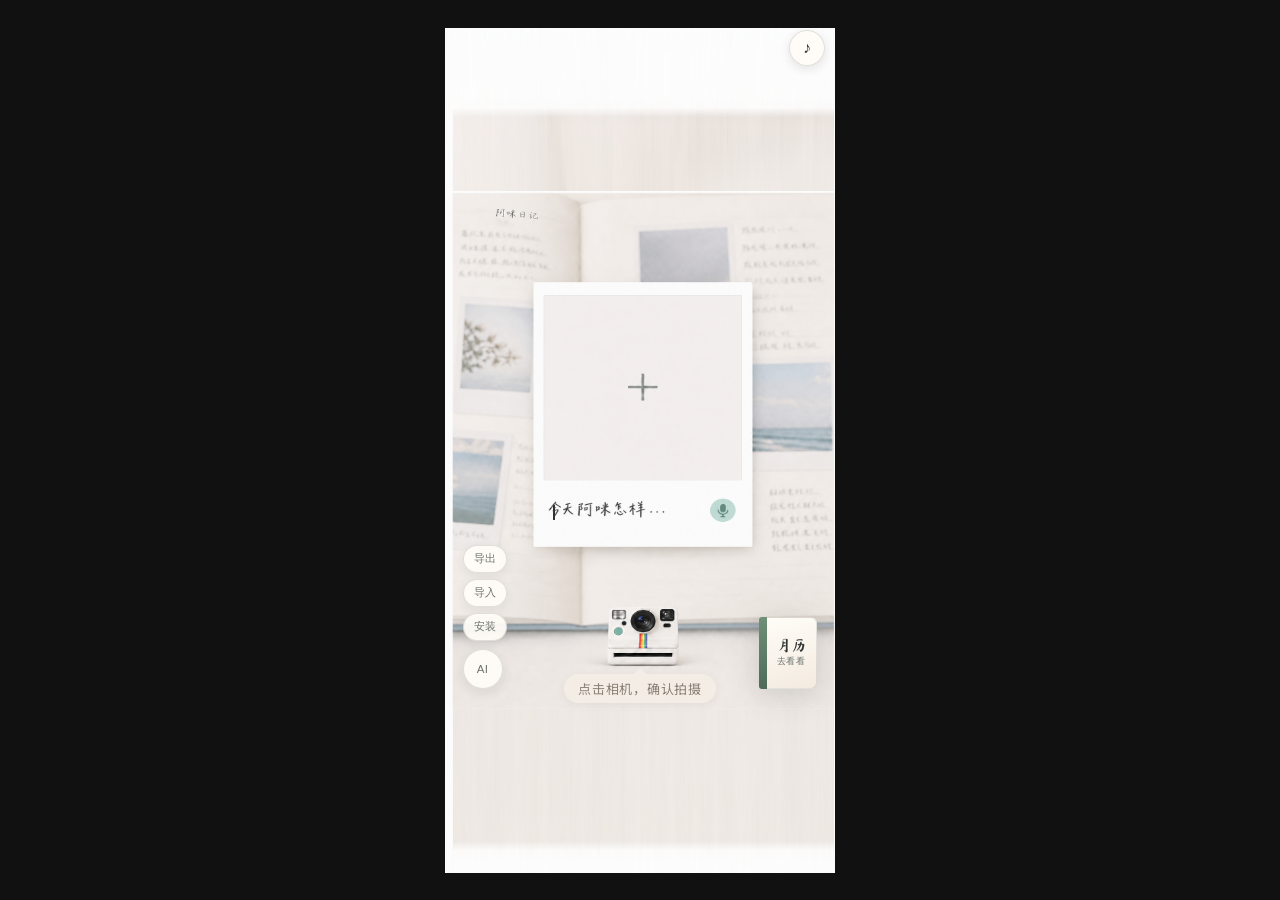
<file: index.html>
<!DOCTYPE html>
<html lang="zh-CN">
<head>
  <meta charset="UTF-8" />
  <meta name="viewport" content="width=device-width, initial-scale=1, maximum-scale=1, user-scalable=no, viewport-fit=cover" />
  <meta name="theme-color" content="#2f3430" />
  <meta name="apple-mobile-web-app-capable" content="yes" />
  <meta name="apple-mobile-web-app-title" content="阿咪日记" />
  <title>阿咪日记</title>
  <link rel="manifest" href="manifest.webmanifest" />
  <link rel="icon" href="assets/eject-cat.jpg" />
  <link rel="apple-touch-icon" href="assets/eject-cat.jpg" />
  <link rel="preconnect" href="https://fonts.googleapis.com" />
  <link rel="preconnect" href="https://fonts.gstatic.com" crossorigin />
  <link href="https://fonts.googleapis.com/css2?family=Ma+Shan+Zheng&family=Noto+Sans+SC:wght@400;500&display=swap" rel="stylesheet" />
  <link rel="stylesheet" href="app.css?v=20260911a" />
</head>
<body>
  <div class="app" id="app">
    <!-- P1 录入：成片为底；可选图 / 写字 / 语音，提交后写入本地日记 -->
    <section class="page is-on" data-page="p1">
      <div class="bg" style="background-image:url('assets/ami-p1-capture.png')"></div>
      <input type="file" id="p1-file" accept="image/*,video/*" hidden />
      <div class="p1-frame" id="p1-frame">
        <img class="p1-preview" id="p1-preview" alt="" hidden />
        <span class="p1-media-badge" id="p1-media-badge" hidden>视频</span>
        <button class="ghost hit-upload" type="button" data-act="pick-photo" aria-label="从相册选择照片或视频"></button>
        <label class="caption-field" for="p1-text">
          <textarea id="p1-text" rows="1" maxlength="120" spellcheck="false" aria-label="今天阿咪怎样"></textarea>
          <span class="caption-ph" id="p1-ph" aria-hidden="true">今天阿咪怎样...</span>
          <span class="caption-caret" id="p1-caret" aria-hidden="true"></span>
        </label>
        <button class="ghost hit-mic" type="button" data-act="voice-input" aria-label="语音输入"></button>
      </div>
      <button class="ghost hit-camera" type="button" data-act="shoot" aria-label="提交吐片"></button>
      <p class="p1-shoot-tip" aria-hidden="true">点击相机，确认拍摄</p>
      <button class="ai-setup" type="button" data-act="setup-llm" aria-label="设置 DeepSeek">AI</button>
      <div class="local-tools" aria-label="本机数据">
        <button type="button" class="local-tool" data-act="export-backup" title="导出到电脑文件，不花云费用">导出</button>
        <button type="button" class="local-tool" data-act="import-backup" title="从备份文件恢复">导入</button>
        <button type="button" class="local-tool" data-act="install-app" title="安装到主屏幕 / 查看说明" id="install-app-btn">安装</button>
      </div>
      <input type="file" id="backup-file" accept="application/json,.json" hidden />
      <button class="fab-journal" type="button" data-act="go" data-to="p3" aria-label="进入月历阅览">
        <span class="fab-journal-spine" aria-hidden="true"></span>
        <span class="fab-journal-face">
          <strong>月历</strong>
          <em>去看看</em>
        </span>
      </button>
    </section>

    <!-- 拍立得取景：视口比例与主页/吐片相框一致，所见即所得 -->
    <div class="crop-modal" id="crop-modal" hidden>
      <div class="crop-sheet">
        <p class="crop-title">拖动取景 · 所见即所得</p>
        <div class="crop-polaroid" aria-hidden="false">
          <div class="crop-viewport" id="crop-viewport">
            <img id="crop-img" alt="" draggable="false" />
          </div>
        </div>
        <div class="crop-tools">
          <button type="button" data-act="crop-zoom-out" aria-label="缩小">－</button>
          <button type="button" data-act="crop-zoom-in" aria-label="放大">＋</button>
          <button type="button" data-act="crop-reset">复位</button>
        </div>
        <div class="crop-actions">
          <button type="button" class="crop-btn ghostish" data-act="crop-cancel">重选</button>
          <button type="button" class="crop-btn primary" data-act="crop-ok">用这张</button>
        </div>
      </div>
    </div>

    <!-- P2 吐片动效：干净 i2 机身 + 槽口向下吐片 -->
    <section class="page page-eject" data-page="p2">
      <div class="eject-bg" aria-hidden="true"></div>
      <p class="eject-title">阿咪日记</p>
      <div class="eject-stage" id="eject-stage">
        <div class="cam" id="eject-cam">
          <div class="cam-flash-burst" id="cam-flash-burst"></div>
          <img class="cam-photo" src="assets/polaroid-i2.png?v=6" alt="Polaroid i2" draggable="false" />
          <div class="eject-chute" id="eject-chute">
            <div class="polaroid" id="eject-polaroid">
              <div class="polaroid-frame">
                <div class="polaroid-pic">
                  <img id="eject-img" src="assets/eject-cat.jpg" alt="" />
                  <div class="develop-veil" id="develop-veil"></div>
                </div>
                <p class="polaroid-cap">
                  <span id="eject-cap">窗边晒太阳的小橘</span>
                  <span class="polaroid-date" id="eject-date">2026.09.09</span>
                </p>
              </div>
            </div>
          </div>
        </div>
      </div>
      <button class="pill continue" type="button" data-act="go" data-to="p3" hidden id="eject-continue">轻触进入月历</button>
    </section>

    <!-- P3 月历 -->
    <section class="page" data-page="p3">
      <div class="bg bg-p3" style="background-image:url('assets/ami-p3-calendar-empty.png')"></div>
      <nav class="top-nav" aria-label="月历功能">
        <button type="button" class="hit hit-j1" data-act="go" data-to="j1" aria-label="手账本"></button>
        <button type="button" class="hit hit-t1" data-act="go" data-to="t1" aria-label="放映室"></button>
        <button type="button" class="hit hit-m1" data-act="go" data-to="m1" aria-label="精选回顾"></button>
      </nav>
      <!-- 遮住成片上的静态年月（避免双箭头叠层），只保留这一层可点菜单 -->
      <div class="cal-month-bar" id="cal-month-bar">
        <button type="button" class="cal-month-arrow" data-act="month-prev" aria-label="上一月">&lt;</button>
        <span class="cal-month-label" id="cal-month-label">2026年09月</span>
        <button type="button" class="cal-month-arrow" data-act="month-next" aria-label="下一月">&gt;</button>
      </div>
      <div class="cal-weekdays" aria-hidden="true">
        <span>日</span><span>一</span><span>二</span><span>三</span><span>四</span><span>五</span><span>六</span>
      </div>
      <div class="cal-grid" id="cal-grid" aria-label="月历打卡"></div>
      <button class="fab" type="button" data-act="go" data-to="p1" aria-label="再记一张">＋</button>
    </section>

    <!-- 手账书架：默认有「任务管理」；日记提到宠物名后出现角色本 -->
    <section class="page page-shelf" data-page="j1">
      <div class="cover-paper" aria-hidden="true"></div>
      <header class="shelf-head">
        <h1>手账本</h1>
        <div class="shelf-actions">
          <button type="button" class="shelf-btn" data-act="shelf-add">＋ 新增本子</button>
          <button type="button" class="shelf-btn" data-act="shelf-manage" id="shelf-manage-btn">管理本子</button>
        </div>
      </header>
      <div class="book-shelf is-empty" id="book-shelf"></div>
      <p class="shelf-empty" id="shelf-empty">书架还是空的<br />点上方「新增本子」，或在日记里写上宠物名</p>
      <button class="back" type="button" data-act="go" data-to="p3">返回</button>
    </section>

    <!-- 任务档案：默认存在于手账书架 -->
    <section class="page page-todo" data-page="j-todo">
      <header class="todo-head">
        <button type="button" data-act="go" data-to="j1">‹ 书架</button>
        <h1>任务档案</h1>
      </header>
      <ul class="todo-list" id="todo-list"></ul>
      <form class="todo-add" id="todo-add" autocomplete="off">
        <input type="text" id="todo-input" maxlength="80" placeholder="写一条待办，回车添加" />
        <button type="submit">添加</button>
      </form>
      <p class="todo-tip">按截止日期排序 · 点右侧日期可改期 · 勾选方框完成</p>
    </section>

    <!-- 角色日记本：半页窥视 + 滑动 + 翻页 -->
    <section class="page page-journal" data-page="j2">
      <div class="journal-stage">
        <div class="journal-viewport" id="journal-viewport">
          <div class="journal-track" id="journal-track">
            <article class="j-page j-left" id="j-left">
              <p class="j-pet-tag" id="j-pet-tag">小橘</p>
              <header class="j-date" id="j-date">05.01 · 周三 · 晴</header>
              <p class="j-body" id="j-body"></p>
              <p class="j-hint">← 向左滑动，看当日照片</p>
            </article>
            <article class="j-page j-right" id="j-right">
              <div class="j-photos" id="j-photos"></div>
              <p class="j-hint">向右滑动，回到文字 →</p>
            </article>
          </div>
        </div>
      </div>
      <div class="journal-bar">
        <button type="button" data-act="journal-prev">上一篇</button>
        <button type="button" data-act="go" data-to="j1">返回书架</button>
        <button type="button" data-act="journal-next">下一篇</button>
      </div>
    </section>

    <!-- 放映室：可手动建角色卡；真互动需日记积累 -->
    <section class="page page-theater" data-page="t1">
      <div class="bg theater-bg" style="background-image:url('assets/ami-theater-select-empty.png')"></div>
      <header class="theater-head">
        <h1>放映室</h1>
        <p class="theater-note" id="theater-note">
          可以先建角色卡；性格互动要靠日记慢慢长出来，需要一些时间完善。
        </p>
        <div class="theater-actions">
          <button type="button" class="shelf-btn" data-act="theater-add">＋ 新建角色卡</button>
          <button type="button" class="shelf-btn" data-act="theater-manage" id="theater-manage-btn">管理角色</button>
        </div>
      </header>
      <input type="file" id="theater-avatar-file" accept="image/*" hidden />
      <div class="theater-empty" id="theater-empty">
        <p>还没有角色卡</p>
        <span>点上方「新建角色卡」即可占位<br />真正聊得起来，还要多记几篇关于它的日记</span>
      </div>
      <div class="theater-pets" id="theater-pets" hidden></div>
      <button class="back" type="button" data-act="go" data-to="p3">返回</button>
    </section>

    <!-- 放映室互动：微信式顶栏 + 可滚动中间 + 底栏输入 -->
    <section class="page page-chat" data-page="t2">
      <header class="chat-head">
        <button type="button" data-act="go" data-to="t1" aria-label="返回">‹</button>
        <div class="chat-head-title">
          <strong id="chat-pet">—</strong>
          <em>的放映室</em>
        </div>
        <span class="chat-head-tag">放映室</span>
      </header>

      <div class="chat-scroll" id="chat-scroll">
        <div class="chat-profile">
          <button type="button" class="chat-avatar" id="chat-avatar-btn" data-act="pet-avatar" data-pet="" aria-label="设置头像">
            <img id="chat-avatar-img" alt="" hidden />
            <span id="chat-avatar-letter">—</span>
            <i class="chat-avatar-plus">＋</i>
          </button>
          <div class="chat-profile-text">
            <p class="chat-profile-name" id="chat-profile-name">—</p>
            <p class="chat-profile-hint">点头像可换图 · 下滑看对话</p>
          </div>
        </div>

        <div class="chat-card" id="chat-card">
          <p class="card-title">角色卡 · <span id="card-pet-name">—</span></p>
          <label class="trait-label" for="trait-text">它的性格</label>
          <p class="trait-help" id="trait-help">
            这里写这只宠物「像什么样」：例如爱晒太阳、怕吸尘器、喜欢踩键盘。可手写，也可点下方用日记自动生成。
          </p>
          <textarea id="trait-text" rows="3" placeholder="还没有性格描述。可以自己写几句，或点「用日记生成」。"></textarea>
          <div class="trait-actions">
            <button type="button" class="trait-btn" data-act="gen-traits" id="gen-traits-btn">用日记生成</button>
            <span class="trait-meta" id="trait-meta"></span>
          </div>
          <div class="rel-box" id="rel-box" hidden>
            <p class="rel-label">和家里其他宠物</p>
            <p class="rel-text" id="rel-text"></p>
          </div>
        </div>

        <div class="chat-log" id="chat-log"></div>
      </div>

      <div class="chat-compose">
        <input id="chat-input" type="text" placeholder="跟它说点什么…" autocomplete="off" />
        <button class="send" type="button" data-act="send-chat">发送</button>
      </div>
    </section>

    <!-- 精选回顾：每日主题精选，左右滑 + 翻面看故事 -->
    <section class="page page-memories" data-page="m1">
      <header class="mem-head">
        <div class="mem-head-row">
          <button type="button" data-act="go" data-to="p3">‹ 返回</button>
          <button type="button" class="mem-refresh" data-act="mem-refresh">换主题</button>
        </div>
        <h1 id="mem-title">精选回顾</h1>
        <p class="mem-sub" id="mem-sub">每日一小辑，不是全部相册</p>
      </header>
      <div class="mem-stage">
        <div class="mem-rail" id="mem-rail"></div>
      </div>
      <div class="mem-dots" id="mem-dots" aria-hidden="true"></div>
      <p class="mem-tip">左右滑动换图 · 轻触照片翻面看故事</p>
    </section>

    <div class="flash" id="flash" hidden></div>
    <div class="toast" id="toast" hidden></div>
    <div class="sheet-modal" id="install-modal" hidden>
      <div class="install-sheet" role="dialog" aria-labelledby="install-title">
        <button type="button" class="install-close" data-act="close-install" aria-label="关闭">×</button>
        <h2 id="install-title">装到手机上用</h2>
        <p class="install-lead">数据只存在这台设备里，不花钱买云。请固定用同一个入口，不要换链接。</p>
        <div class="install-block">
          <strong>iPhone / iPad</strong>
          <ol>
            <li>用 <b>Safari</b> 打开试用页（不要用微信内置浏览器）</li>
            <li>点底部分享按钮</li>
            <li>滑到「添加到主屏幕」→ 添加</li>
            <li>以后只点主屏幕图标进入，关 App 日记还在</li>
          </ol>
        </div>
        <div class="install-block">
          <strong>安卓</strong>
          <ol>
            <li>有安装包就直接装 APK（允许未知来源）</li>
            <li>或用 Chrome 打开同一试用页 → 菜单「安装应用 / 添加到主屏幕」</li>
          </ol>
        </div>
        <div class="install-block">
          <strong>换机 / 防丢失</strong>
          <p>左下角「导出」把备份存到「文件」或电脑；新设备再「导入」。卸载 App 或清站点数据会丢日记。</p>
        </div>
        <p class="install-url">试用页：https://rosentatask-ux.github.io/ami-diary-demo/</p>
      </div>
    </div>
    <!-- 全局 BGM：Dreamy Flashback / Kevin MacLeod · CC BY 4.0（见 assets/BGM-LICENSE.txt） -->
    <audio id="bgm-audio" loop preload="auto" autoplay playsinline webkit-playsinline>
      <source src="assets/bgm.mp3" type="audio/mpeg" />
    </audio>
    <button type="button" class="bgm-toggle is-on" id="bgm-toggle" data-act="toggle-bgm" aria-label="背景音乐开关" title="背景音乐 开/关">♪</button>
    <div class="sheet-modal" id="day-modal" hidden>
      <div class="flip-stage">
        <div class="day-carousel">
          <button type="button" class="day-nav day-nav-prev is-invisible" id="day-nav-prev" data-act="day-prev" aria-label="上一张" aria-hidden="true">‹</button>
          <div class="day-card-wrap">
            <button type="button" class="day-delete" data-act="delete-day-entry" aria-label="删除这张拍立得" title="删除">×</button>
            <div class="flip-card" id="day-flip">
              <div class="flip-face flip-front">
                <div class="day-polaroid">
                  <div class="day-polaroid-pic">
                    <img id="day-modal-img" alt="当日拍立得" />
                  </div>
                  <p class="day-polaroid-cap" id="day-modal-cap"></p>
                </div>
              </div>
              <div class="flip-face flip-back">
                <div class="day-polaroid day-polaroid-back">
                  <p class="day-back-meta" id="day-modal-meta"></p>
                  <div class="day-story" id="day-modal-story"></div>
                  <p class="day-back-hint">轻触翻回正面</p>
                </div>
              </div>
            </div>
          </div>
          <button type="button" class="day-nav day-nav-next is-invisible" id="day-nav-next" data-act="day-next" aria-label="下一张" aria-hidden="true">›</button>
        </div>
        <p class="day-count" id="day-count" hidden>1 / 1</p>
        <p class="flip-tip" id="day-flip-tip">轻触照片翻面看故事</p>
        <button type="button" class="flip-close" data-act="close-modal">收起</button>
      </div>
    </div>
  </div>
  <script src="app.js?v=20260911a"></script>
  <script>
    if ("serviceWorker" in navigator) {
      window.addEventListener("load", () => {
        navigator.serviceWorker.register("./sw.js").catch(() => {});
      });
    }
  </script>
</body>
</html>
</file>
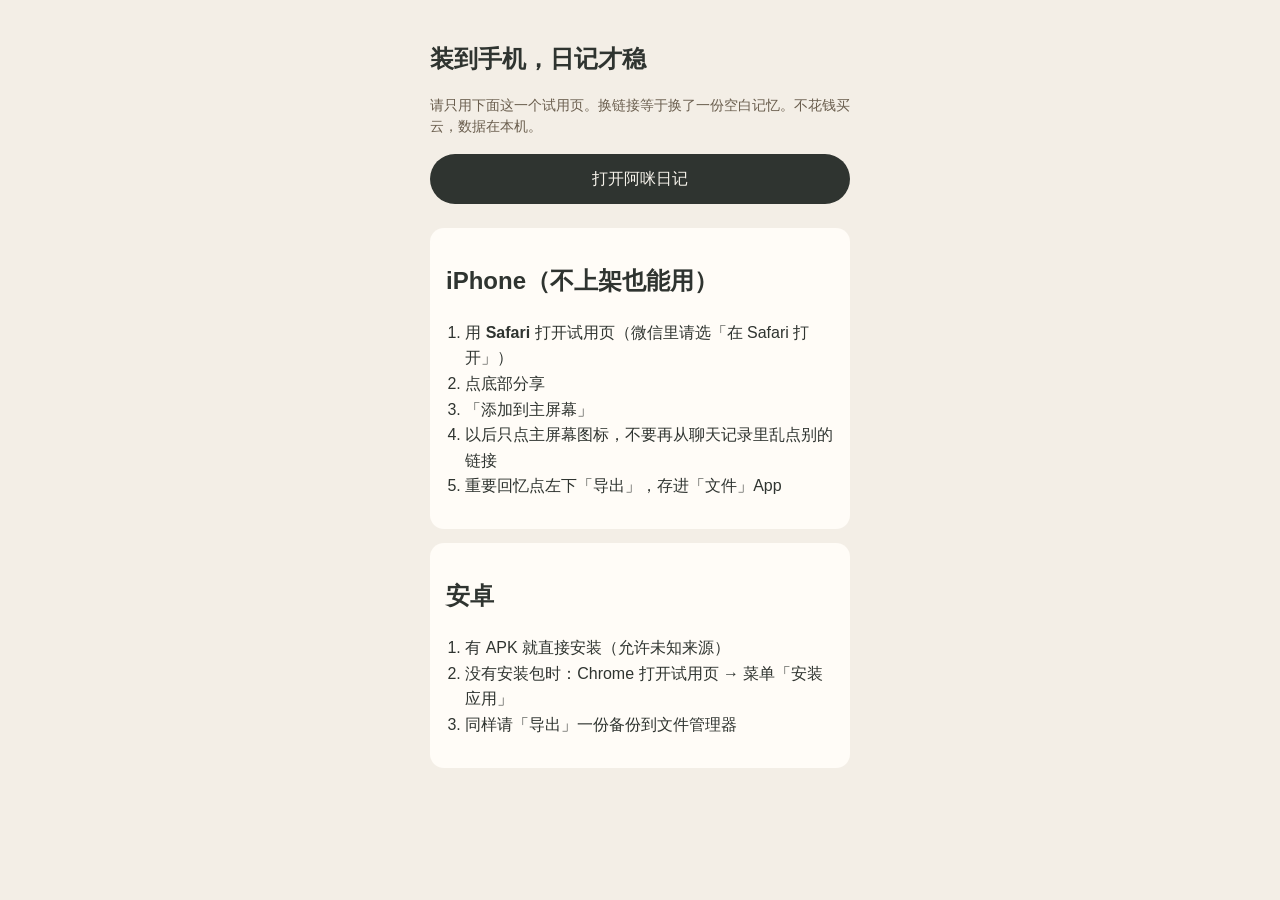
<file: install.html>
<!DOCTYPE html>
<html lang="zh-CN">
<head>
  <meta charset="UTF-8" />
  <meta name="viewport" content="width=device-width, initial-scale=1" />
  <title>阿咪日记 · 怎么装到手机</title>
  <style>
    body { font-family: "Noto Sans SC", sans-serif; background: #f3eee6; color: #2f3430; margin: 0; padding: 24px 18px 48px; line-height: 1.6; }
    main { max-width: 420px; margin: 0 auto; }
    h1 { font-size: 1.5rem; }
    a.btn { display: block; text-align: center; background: #2f3430; color: #f7f3eb; text-decoration: none; padding: 12px; border-radius: 999px; margin: 16px 0 24px; }
    section { background: #fffcf7; border-radius: 14px; padding: 14px 16px; margin-bottom: 14px; }
    ol { padding-left: 1.2em; }
    .note { font-size: 0.85rem; color: #6a5e4e; }
  </style>
</head>
<body>
  <main>
    <h1>装到手机，日记才稳</h1>
    <p class="note">请只用下面这一个试用页。换链接等于换了一份空白记忆。不花钱买云，数据在本机。</p>
    <a class="btn" href="./index.html">打开阿咪日记</a>
    <section>
      <h2>iPhone（不上架也能用）</h2>
      <ol>
        <li>用 <strong>Safari</strong> 打开试用页（微信里请选「在 Safari 打开」）</li>
        <li>点底部分享</li>
        <li>「添加到主屏幕」</li>
        <li>以后只点主屏幕图标，不要再从聊天记录里乱点别的链接</li>
        <li>重要回忆点左下「导出」，存进「文件」App</li>
      </ol>
    </section>
    <section>
      <h2>安卓</h2>
      <ol>
        <li>有 APK 就直接安装（允许未知来源）</li>
        <li>没有安装包时：Chrome 打开试用页 → 菜单「安装应用」</li>
        <li>同样请「导出」一份备份到文件管理器</li>
      </ol>
    </section>
  </main>
</body>
</html>
</file>
<file: app.css>
:root {
  /* 与成片纸底实测色接近，避免上下留白发灰白 */
  --paper: #f2eee9;
  --ink: #2f3430;
  --ink-soft: #6b736c;
  --mint: #9ec9b0;
  --line: rgba(47, 52, 48, 0.12);
  --hand: "Ma Shan Zheng", "Songti SC", cursive;
  --sans: "Noto Sans SC", system-ui, sans-serif;
}

* { box-sizing: border-box; }
html, body {
  margin: 0;
  height: 100%;
  background: #111;
  font-family: var(--sans);
  color: var(--ink);
  overscroll-behavior: none;
}
body {
  display: flex;
  align-items: center;
  justify-content: center;
  min-height: 100dvh;
}

.app {
  /* 外框：手机竖屏（约 9:19.5）；内容区仍锁成片 3:4，多出高度用纸色留白 */
  --app-w: min(390px, 100vw);
  --app-h: min(100dvh, calc(var(--app-w) * 19.5 / 9));
  --stage-w: min(var(--app-w), calc(var(--app-h) * 3 / 4));
  --stage-h: calc(var(--stage-w) * 4 / 3);
  --letter-h: max(0px, calc((var(--app-h) - var(--stage-h)) / 2));
  position: relative;
  width: var(--app-w);
  height: var(--app-h);
  margin: 0;
  overflow: hidden;
  /* 上下 letterbox：用成片边缘纸纹延展，而不是纯白块 */
  background-color: var(--paper);
  background-image: url("assets/paper-extend.png");
  background-size: 100% auto;
  background-position: center top;
  background-repeat: repeat-y;
  touch-action: manipulation;
  flex-shrink: 0;
}

/* 全局 BGM：贴齐 App 最上沿右上角 */
.bgm-toggle {
  position: absolute;
  left: auto;
  right: max(10px, env(safe-area-inset-right, 0px));
  top: 0;
  margin-top: max(2px, env(safe-area-inset-top, 0px));
  transform: none;
  z-index: 80;
  width: 36px;
  height: 36px;
  border: 1px solid rgba(47, 52, 48, 0.14);
  border-radius: 50%;
  background: rgba(255, 252, 247, 0.96);
  color: var(--ink);
  font-size: 1rem;
  line-height: 1;
  cursor: pointer;
  box-shadow: 0 3px 10px rgba(47, 52, 48, 0.12);
  display: grid;
  place-items: center;
  padding: 0;
}
.bgm-toggle.is-muted {
  color: var(--ink-soft);
  opacity: 0.72;
}
.bgm-toggle.is-muted::after {
  content: "";
  position: absolute;
  width: 20px;
  height: 2px;
  background: #8a8176;
  transform: rotate(-32deg);
  border-radius: 2px;
}
.bgm-toggle:active {
  transform: scale(0.96);
}

/* 真机窄屏：外框铺满，内容仍 3:4 居中 */
@media (max-width: 430px) {
  .app {
    --app-w: 100vw;
    --app-h: 100dvh;
    --stage-w: min(100vw, calc(100dvh * 3 / 4));
    --stage-h: calc(var(--stage-w) * 4 / 3);
    --letter-h: max(0px, calc((var(--app-h) - var(--stage-h)) / 2));
    width: var(--app-w);
    height: var(--app-h);
    max-height: 100dvh;
  }
}

.page {
  /* 内容画布 = 成片 3:4，居中；上下多余区域留给 .app 纸色 */
  position: absolute;
  left: 50%;
  top: 50%;
  width: var(--stage-w);
  height: var(--stage-h);
  margin-left: calc(var(--stage-w) / -2);
  margin-top: calc(var(--stage-h) / -2);
  overflow: visible;
  opacity: 0;
  visibility: hidden;
  pointer-events: none;
  transition: opacity 0.35s ease, visibility 0.35s;
}

.page.is-on {
  opacity: 1;
  visibility: visible;
  pointer-events: auto;
  z-index: 2;
}

.bg {
  position: absolute;
  inset: 0;
  background-size: 100% 100%;
  background-position: center center;
  background-repeat: no-repeat;
  z-index: 0;
}

/* 成片上下纸边镜像/抽条延展进 letterbox（只取边缘约 3% 纸面，避免把胶带 UI 拉上去） */
.bg::before,
.bg::after {
  content: "";
  position: absolute;
  left: 0;
  right: 0;
  background-image: inherit;
  background-repeat: no-repeat;
  pointer-events: none;
  z-index: -1;
}
.bg::before {
  bottom: calc(100% - 1px);
  height: calc(var(--letter-h) + 2px);
  /* 把成片高度放大，使可见区域只落在顶部纸面 */
  background-size: 100% calc(var(--stage-h) * 28);
  background-position: center top;
}
.bg::after {
  top: calc(100% - 1px);
  height: calc(var(--letter-h) + 2px);
  background-size: 100% calc(var(--stage-h) * 28);
  background-position: center bottom;
}

/* 无成片底图的页面：同样用纸纹填上下空隙 */
.page::before,
.page::after {
  content: "";
  position: absolute;
  left: 0;
  right: 0;
  pointer-events: none;
  z-index: 0;
  background-color: var(--paper);
  background-image: url("assets/paper-extend.png");
  background-size: 100% auto;
  background-repeat: repeat-y;
}
.page::before {
  bottom: calc(100% - 1px);
  height: calc(var(--letter-h) + 2px);
  background-position: center top;
}
.page::after {
  top: calc(100% - 1px);
  height: calc(var(--letter-h) + 2px);
  background-position: center bottom;
}
/* 有成片时由 .bg 伪元素接边，关掉页面级填充避免叠色 */
.page:has(> .bg)::before,
.page:has(> .bg)::after {
  content: none;
}

.ghost {
  position: absolute;
  border: 0;
  background: transparent;
  padding: 0;
  cursor: pointer;
}

/* P1：成片相框像素边界（ami-p1-capture.png 实测）
   outer: L22.8% R78.7% T17.8% B68%
   photo: L25.3% R76.1% T20.2% B55.8%
   caption text: ~L26.7%–56%  T59.8%–63%
   mic: ~L69.8%–72.6% T60.4%–62.9% */
.p1-frame {
  position: absolute;
  left: 22.8%;
  top: 17.8%;
  width: 55.9%;
  height: 50.2%;
  z-index: 4;
  overflow: hidden; /* 任何热区都不得画出相框 */
  pointer-events: none;
}
.p1-frame .ghost,
.p1-frame .caption-field {
  pointer-events: auto;
}
.hit-upload {
  left: 4.5%;
  top: 5%;
  width: 91%;
  height: 74%;
  z-index: 3;
}
.p1-preview {
  position: absolute;
  left: 50%;
  top: 5%;
  height: 71%;
  width: auto;
  aspect-ratio: 1;
  transform: translateX(-50%);
  object-fit: fill; /* 已按正方形裁切，直接铺满 */
  object-position: center;
  z-index: 2;
  pointer-events: none;
  border-radius: 2px;
  filter: none;
}
.p1-frame.has-draft .hit-upload {
  /* 已有图时，点相框可重新取景 */
  z-index: 5;
}

/* 取景裁切弹层 */
.crop-modal {
  position: absolute;
  inset: 0;
  z-index: 50;
  background: rgba(30, 28, 24, 0.58);
  display: flex;
  align-items: center;
  justify-content: center;
  padding: 16px;
  box-sizing: border-box;
}
.crop-modal[hidden] {
  display: none !important;
}
.crop-sheet {
  width: min(92vw, 340px);
  background: #fffcf7;
  border-radius: 16px;
  padding: 14px 14px 16px;
  box-shadow: 0 18px 40px rgba(0, 0, 0, 0.28);
  display: flex;
  flex-direction: column;
  gap: 12px;
}
.crop-title {
  margin: 0;
  text-align: center;
  font-size: 0.85rem;
  color: var(--ink-soft);
}
/* 取景框外形对齐拍立得：白边 + 底栏，窗口比例 = 主页相纸窗 */
.crop-polaroid {
  width: min(100%, 300px);
  margin: 0 auto;
  background: #fff;
  padding: 10px 10px 14px;
  box-sizing: border-box;
  box-shadow: 0 8px 20px rgba(47, 52, 48, 0.14);
}
.crop-viewport {
  position: relative;
  width: 100%;
  aspect-ratio: 1;
  overflow: hidden;
  background: #1a1a1a;
  border-radius: 0;
  touch-action: none;
  cursor: grab;
  user-select: none;
}
.crop-viewport.is-dragging {
  cursor: grabbing;
}
.crop-viewport img {
  position: absolute;
  left: 0;
  top: 0;
  max-width: none;
  transform-origin: 0 0;
  pointer-events: none;
  will-change: transform;
}
.crop-tools {
  display: flex;
  justify-content: center;
  gap: 10px;
}
.crop-tools button {
  min-width: 44px;
  height: 36px;
  border: 1px solid var(--line);
  border-radius: 999px;
  background: #f4f7f3;
  color: var(--ink);
  font-size: 1rem;
  cursor: pointer;
  padding: 0 12px;
}
.crop-actions {
  display: grid;
  grid-template-columns: 1fr 1.2fr;
  gap: 8px;
}
.crop-btn {
  border: 1px solid var(--line);
  border-radius: 999px;
  padding: 10px 12px;
  font-size: 0.9rem;
  cursor: pointer;
}
.crop-btn.ghostish {
  background: #fff;
  color: var(--ink-soft);
}
.crop-btn.primary {
  background: #dceee0;
  color: var(--ink);
  border-color: #9ec9b0;
}
.p1-media-badge {
  position: absolute;
  right: 8%;
  top: 8%;
  z-index: 4;
  pointer-events: none;
  padding: 3px 8px;
  border-radius: 999px;
  background: rgba(47, 52, 48, 0.72);
  color: #fff;
  font-size: 0.68rem;
  letter-spacing: 0.04em;
}
.p1-media-badge[hidden] {
  display: none !important;
}
/* P1 右下角：跳过拍摄，直接进月历 */
.fab-journal {
  position: absolute;
  right: 4.5%;
  bottom: 4%;
  z-index: 12;
  width: 58px;
  height: 72px;
  border: 0;
  padding: 0;
  cursor: pointer;
  display: flex;
  background: transparent;
  filter: drop-shadow(0 6px 14px rgba(47, 52, 48, 0.16));
}
.fab-journal-spine {
  width: 8px;
  height: 100%;
  border-radius: 3px 0 0 3px;
  background: linear-gradient(180deg, #6f8f78, #4f6b58);
  flex: 0 0 auto;
}
.fab-journal-face {
  flex: 1 1 auto;
  height: 100%;
  border-radius: 0 6px 6px 0;
  border: 1px solid rgba(47, 52, 48, 0.12);
  border-left: 0;
  background:
    linear-gradient(165deg, #fffcf7 0%, #f3ebe0 100%);
  display: flex;
  flex-direction: column;
  align-items: center;
  justify-content: center;
  gap: 2px;
  padding: 4px 2px 4px 0;
}
.fab-journal-face strong {
  font-family: var(--hand);
  font-size: 0.95rem;
  font-weight: 400;
  color: var(--ink);
  line-height: 1;
}
.fab-journal-face em {
  font-style: normal;
  font-size: 0.58rem;
  color: var(--ink-soft);
  letter-spacing: 0.02em;
}
.fab-journal:active {
  transform: translateY(1px) scale(0.97);
}
.ai-setup {
  position: absolute;
  left: 4.5%;
  bottom: 4%;
  z-index: 12;
  width: 40px;
  height: 40px;
  border: 1px solid rgba(47, 52, 48, 0.14);
  border-radius: 50%;
  background: rgba(255, 252, 247, 0.94);
  color: var(--ink-soft);
  font-size: 0.72rem;
  font-weight: 500;
  letter-spacing: 0.04em;
  cursor: pointer;
  box-shadow: 0 4px 12px rgba(47, 52, 48, 0.1);
}
.ai-setup:active {
  transform: scale(0.96);
}
.local-tools {
  position: absolute;
  left: 4.5%;
  bottom: calc(4% + 48px);
  z-index: 12;
  display: flex;
  flex-direction: column;
  gap: 6px;
}
.local-tool {
  border: 1px solid rgba(47, 52, 48, 0.14);
  border-radius: 999px;
  background: rgba(255, 252, 247, 0.94);
  color: var(--ink-soft);
  font-size: 0.68rem;
  padding: 6px 10px;
  cursor: pointer;
  box-shadow: 0 3px 10px rgba(47, 52, 48, 0.08);
  white-space: nowrap;
}
.local-tool:active {
  transform: scale(0.96);
}
.local-tool[hidden] {
  display: none !important;
}
.install-sheet {
  width: min(92%, 360px);
  max-height: 82%;
  overflow: auto;
  background: #fffcf7;
  border-radius: 16px;
  padding: 18px 16px 16px;
  box-shadow: 0 12px 40px rgba(30, 28, 24, 0.28);
  position: relative;
}
.install-close {
  position: absolute;
  right: 8px;
  top: 8px;
  width: 32px;
  height: 32px;
  border: 0;
  background: transparent;
  font-size: 1.4rem;
  cursor: pointer;
  color: var(--ink-soft);
}
.install-sheet h2 {
  margin: 0 28px 8px 0;
  font-family: var(--hand);
  font-weight: 400;
  font-size: 1.35rem;
}
.install-lead,
.install-url {
  margin: 0 0 12px;
  font-size: 0.78rem;
  line-height: 1.5;
  color: var(--ink-soft);
}
.install-block {
  margin: 0 0 12px;
  padding: 10px 12px;
  background: #f7f3eb;
  border-radius: 12px;
}
.install-block strong {
  display: block;
  margin-bottom: 6px;
  font-size: 0.88rem;
}
.install-block ol {
  margin: 0;
  padding-left: 1.2em;
  font-size: 0.8rem;
  line-height: 1.55;
  color: var(--ink);
}
.install-block p {
  margin: 0;
  font-size: 0.8rem;
  line-height: 1.5;
}
.hit-mic {
  left: 78%;
  top: 80%;
  width: 18%;
  height: 18%;
  border-radius: 50%;
  z-index: 6;
}
.hit-mic.is-listening {
  background: rgba(158, 201, 176, 0.35);
  box-shadow: 0 0 0 3px rgba(158, 201, 176, 0.35);
}
.hit-camera {
  left: 34%;
  top: 76%;
  width: 32%;
  height: 16%;
  z-index: 8;
}
.p1-shoot-tip {
  position: absolute;
  left: 50%;
  top: 93%;
  transform: translateX(-50%);
  z-index: 7;
  margin: 0;
  padding: 7px 14px;
  border-radius: 999px;
  background: rgba(245, 239, 230, 0.78);
  color: #8a8176;
  font-family: var(--sans);
  font-size: clamp(11px, 2.8vw, 13px);
  letter-spacing: 0.06em;
  line-height: 1.2;
  white-space: nowrap;
  pointer-events: none;
  box-shadow: 0 2px 10px rgba(47, 52, 48, 0.06);
}
.p1-shoot-tip::after {
  content: "";
  position: absolute;
  left: 50%;
  bottom: 100%;
  transform: translateX(-50%);
  border: 6px solid transparent;
  border-bottom-color: rgba(245, 239, 230, 0.78);
}
.caption-field {
  position: absolute;
  left: 8%;
  top: 83%;
  width: 58%;
  height: 10%;
  display: block;
  margin: 0;
  /* 静止透明：只显示成片原句，不叠第二层「今」 */
  background: transparent;
  z-index: 5;
  overflow: hidden;
}
.caption-field.is-focus,
.caption-field.is-filled {
  background: #fcfcfc;
}
.caption-field textarea {
  position: relative;
  z-index: 2;
  width: 100%;
  height: 100%;
  resize: none;
  border: 0;
  outline: none;
  background: transparent;
  color: var(--ink);
  font-family: var(--hand);
  font-size: clamp(14px, 3.8vw, 18px);
  line-height: 1.2;
  caret-color: transparent; /* 用自定义光标，避免系统光标错位 */
  padding: 0 2px;
  overflow: hidden;
  white-space: nowrap;
}
.caption-ph {
  display: none; /* 成片已有完整句子，禁止再叠一个怪「今」 */
}
.caption-field.is-focus:not(.is-ready):not(.is-filled) .caption-ph {
  display: block;
  position: absolute;
  left: 2px;
  top: 50%;
  transform: translateY(-50%);
  z-index: 1;
  pointer-events: none;
  font-family: var(--hand);
  font-size: clamp(14px, 3.6vw, 17px);
  color: #9aa094;
  white-space: nowrap;
}
.caption-caret {
  position: absolute;
  left: 2px;
  top: 22%;
  width: 1.5px;
  height: 56%;
  background: #2f3430;
  z-index: 3;
  pointer-events: none;
  animation: caretBlink 1s steps(1) infinite;
}
.caption-field.is-filled .caption-caret,
.caption-field.is-focus.is-ready .caption-caret {
  display: none;
}
@keyframes caretBlink {
  0%, 50% { opacity: 1; }
  50.01%, 100% { opacity: 0; }
}
.caption-field textarea::placeholder {
  color: transparent;
}

.pill {
  position: absolute;
  left: 50%;
  bottom: 8%;
  transform: translateX(-50%);
  border: 1px solid var(--line);
  background: rgba(255, 255, 255, 0.92);
  border-radius: 999px;
  padding: 10px 18px;
  font-family: var(--sans);
  font-size: 0.9rem;
  font-weight: 500;
  color: var(--ink-soft);
  cursor: pointer;
  backdrop-filter: blur(6px);
  z-index: 6;
  text-shadow: none;
  -webkit-text-stroke: 0;
  letter-spacing: 0.02em;
}

/* ===== P2 Polaroid eject：机身上移 + 槽口向下吐片 ===== */
.page-eject {
  background: #f4efe6;
  overflow: hidden;
}
.eject-bg {
  position: absolute;
  inset: 0;
  background:
    radial-gradient(ellipse at 50% 28%, rgba(255, 255, 255, 0.55), transparent 52%),
    #f3eee6;
  opacity: 1;
}
.eject-title {
  position: absolute;
  top: 5%;
  left: 0;
  right: 0;
  text-align: center;
  margin: 0;
  font-family: var(--hand);
  font-size: 1.35rem;
  color: var(--ink);
  letter-spacing: 0.08em;
  z-index: 2;
}
.eject-stage {
  position: absolute;
  left: 0;
  right: 0;
  top: 10%;
  bottom: 12%;
  display: flex;
  align-items: flex-start;
  justify-content: center;
  z-index: 3;
  padding-top: 2%;
  overflow: hidden;
}
.cam {
  position: relative;
  width: min(52vw, 200px);
  /* 机身已铺进奶油底，不再用硬阴影勾出抠图方框 */
  filter: none;
  transform: scale(0.94) translateY(8px);
  transition: transform 0.35s cubic-bezier(0.22, 1, 0.36, 1);
}
.cam.is-ready {
  transform: scale(1) translateY(0);
}
.cam.is-shooting {
  animation: camKick 0.28s ease-out;
}
@keyframes camKick {
  0% { transform: scale(1) translateY(0); }
  35% { transform: scale(1.03) translateY(3px); }
  100% { transform: scale(1) translateY(0); }
}
.cam-photo {
  position: relative;
  display: block;
  width: 100%;
  height: auto;
  z-index: 4;
  pointer-events: none;
  user-select: none;
  background: transparent;
}
.eject-chute {
  position: absolute;
  left: 8%;
  right: 8%;
  top: 84%;
  height: 0;
  z-index: 2;
  overflow: hidden;
  display: flex;
  justify-content: center;
  pointer-events: none;
}
.eject-chute.is-ejecting {
  animation: chuteEject 1.7s cubic-bezier(0.22, 0.7, 0.2, 1) forwards;
}
@keyframes chuteEject {
  0% { height: 0; }
  100% { height: min(52vw, 250px); }
}
.polaroid {
  width: 100%;
  max-width: 180px;
  flex-shrink: 0;
  opacity: 1;
  transform: none;
}
.polaroid.is-ejecting {
  animation: none;
}
.polaroid-frame {
  background: #fff;
  padding: 7px 7px 0;
  box-shadow: 0 10px 22px rgba(0, 0, 0, 0.16);
}
.polaroid-pic {
  position: relative;
  aspect-ratio: 1;
  overflow: hidden;
  background: #1a1a1a;
}
.polaroid-pic img {
  width: 100%;
  height: 100%;
  object-fit: fill;
  object-position: center center;
  transform: none;
  filter: none;
  display: block;
}
.develop-veil {
  position: absolute;
  inset: 0;
  background: linear-gradient(180deg, #f2efe8, #e4dfd4);
  opacity: 1;
  pointer-events: none;
  transition: opacity 1.5s ease;
}
.develop-veil.is-clear {
  opacity: 0;
}
.polaroid-cap {
  margin: 0;
  min-height: 40px;
  padding: 7px 5px 10px;
  display: flex;
  justify-content: space-between;
  gap: 6px;
  font-family: var(--hand);
  font-size: 0.88rem;
  color: var(--ink);
  opacity: 0;
  transition: opacity 0.4s ease 0.1s;
}
.polaroid.is-developed .polaroid-cap {
  opacity: 1;
}
.polaroid-date {
  color: var(--ink-soft);
  font-size: 0.78rem;
  white-space: nowrap;
}

.cam-flash-burst {
  position: absolute;
  inset: -40%;
  background: radial-gradient(circle, rgba(255, 255, 255, 0.95) 0%, rgba(255, 255, 255, 0) 55%);
  opacity: 0;
  pointer-events: none;
  z-index: 8;
}
.cam-flash-burst.bang {
  animation: localFlash 0.45s ease-out;
}
@keyframes localFlash {
  0% { opacity: 0; }
  20% { opacity: 1; }
  100% { opacity: 0; }
}

.page-eject .continue {
  bottom: 3.5%;
  z-index: 6;
}

/* P3：热区只贴在成片四个 tab 文字上（ami-p3-calendar.png 实测字框） */
.top-nav {
  position: absolute;
  inset: 0;
  z-index: 12;
  pointer-events: none;
}
.top-nav .hit {
  position: absolute;
  border: 0;
  padding: 0;
  margin: 0;
  background: transparent;
  cursor: pointer;
  pointer-events: auto;
  z-index: 12;
}
.top-nav .hit:active {
  background: rgba(47, 52, 48, 0.06);
}
/* 字框对齐成片胶带（勿平移背景，避免格子错位） */
.top-nav .hit-j1 {
  left: 10.8%;
  top: 8.2%;
  width: 9.5%;
  height: 2.8%;
}
.top-nav .hit-t1 {
  left: 64.4%;
  top: 8.7%;
  width: 9.6%;
  height: 2.7%;
}
.top-nav .hit-m1 {
  left: 83.7%;
  top: 8.6%;
  width: 12%;
  height: 2.7%;
}

/* 月份：整条不透明盖住成片静态字，避免与底图箭头叠成 << >> */
.cal-month-bar {
  position: absolute;
  left: 28.2%;
  top: 7.6%;
  width: 31.5%;
  height: 3.6%;
  z-index: 13;
  display: flex;
  align-items: center;
  justify-content: center;
  gap: 0;
  padding: 0 2px;
  box-sizing: border-box;
  border-radius: 2px;
  background: #e6e0d4;
  box-shadow: none;
}
.cal-month-arrow {
  flex: 0 0 auto;
  width: 1.1em;
  height: 100%;
  border: 0;
  padding: 0;
  margin: 0;
  background: transparent;
  color: #5c5852;
  font-family: var(--hand);
  font-size: clamp(11px, 2.75vw, 13px);
  font-weight: 400;
  line-height: 1;
  cursor: pointer;
  display: grid;
  place-items: center;
  border-radius: 2px;
}
.cal-month-arrow:active {
  background: rgba(47, 52, 48, 0.06);
  color: var(--ink);
}
.cal-month-label {
  flex: 0 1 auto;
  min-width: 0;
  margin: 0;
  text-align: center;
  font-family: var(--hand);
  font-size: clamp(11px, 2.75vw, 13px);
  font-weight: 400;
  color: #5c5852;
  letter-spacing: 0.06em;
  line-height: 1.1;
  white-space: nowrap;
  overflow: hidden;
  text-overflow: clip;
  pointer-events: none;
  background: transparent;
  border-radius: 0;
  padding: 0 1px;
}
/* 比例对齐成片：菜单 → 扁星期 → 日期格 */
.cal-weekdays {
  position: absolute;
  left: 4.1%;
  right: 4.1%;
  top: 13.93%;
  height: 2.4%;
  z-index: 9;
  display: grid;
  grid-template-columns: repeat(7, 1fr);
  align-items: center;
  pointer-events: none;
  background: color-mix(in srgb, #f7f2ea 90%, transparent);
}
.cal-weekdays span {
  text-align: center;
  font-family: var(--sans);
  font-size: clamp(9px, 2.3vw, 11px);
  font-weight: 500;
  color: #9a948c;
  letter-spacing: 0.08em;
  line-height: 1;
}
.cal-weekdays span:first-child,
.cal-weekdays span:last-child {
  color: #a88878;
}
.cal-grid {
  position: absolute;
  left: 4.1%;
  right: 4.1%;
  top: 16.4%;
  bottom: 14.06%;
  display: grid;
  grid-template-columns: repeat(7, 1fr);
  grid-template-rows: repeat(5, 1fr);
  gap: 0;
  z-index: 8;
  pointer-events: none;
}
.cal-cell {
  border: 0;
  background: transparent;
  padding: 0;
  position: relative;
  cursor: default;
  pointer-events: none;
  overflow: hidden;
}
.cal-cell.has-photo {
  cursor: pointer;
  pointer-events: auto;
  z-index: 1;
  overflow: visible; /* 拍立得可露出叠边 */
}
.cal-cell.has-multi {
  overflow: visible;
  z-index: 3;
}
.cal-day-num {
  position: absolute;
  left: 5%;
  top: 2%;
  right: auto;
  bottom: auto;
  z-index: 5;
  margin: 0;
  padding: 0;
  transform: none;
  font-family: var(--hand);
  font-size: clamp(12px, 3.1vw, 15px);
  color: #6a6560;
  line-height: 1;
  text-align: left;
  pointer-events: none;
}
/* 恢复：打卡日小拍立得 + 多图叠放 */
.cal-stack {
  position: absolute;
  left: 50%;
  top: 58%;
  transform: translate(-50%, -50%);
  width: 62%;
  aspect-ratio: 0.78;
  max-height: 64%;
  z-index: 1;
  pointer-events: none;
}
.cal-polaroid {
  position: absolute;
  left: 0;
  top: 0;
  width: 100%;
  height: 100%;
  box-sizing: border-box;
  background: #fff;
  padding: 3px 3px 9px;
  box-shadow: 0 2px 6px rgba(47, 52, 48, 0.16);
  pointer-events: none;
}
.cal-polaroid--d0 {
  z-index: 3;
  transform: none;
}
.cal-polaroid--d1 {
  z-index: 2;
  transform: translate(14%, -5%) rotate(7deg);
  opacity: 0.96;
}
.cal-polaroid--d2 {
  z-index: 1;
  transform: translate(22%, -9%) rotate(12deg);
  opacity: 0.88;
}
.cal-polaroid-tape {
  position: absolute;
  top: -3px;
  left: 50%;
  width: 42%;
  height: 6px;
  transform: translateX(-50%) rotate(-3deg);
  background: linear-gradient(180deg, rgba(236, 224, 198, 0.95), rgba(220, 205, 175, 0.88));
  box-shadow: 0 1px 1px rgba(47, 52, 48, 0.08);
  z-index: 2;
}
.cal-polaroid-pic {
  display: block;
  width: 100%;
  height: 100%;
  background-size: cover;
  background-position: center;
  background-color: #ddd6cb;
  filter: none;
}
.cal-cell.has-photo:active .cal-stack {
  transform: translate(-50%, -50%) scale(0.96);
}
.cal-cell.has-multi .cal-stack {
  width: 58%;
  max-height: 60%;
}
.cal-cell:focus-visible {
  outline: 2px solid color-mix(in srgb, var(--mint) 70%, transparent);
  outline-offset: -2px;
}

/* 月历右下角：再记一张（成片里没有这个加号，需自己画出来） */
.fab {
  position: absolute;
  right: 5%;
  bottom: 4%;
  z-index: 12;
  width: 48px;
  height: 48px;
  border: 1px solid rgba(47, 52, 48, 0.12);
  padding: 0;
  border-radius: 50%;
  background: rgba(255, 255, 255, 0.95);
  box-shadow: 0 6px 16px rgba(47, 52, 48, 0.12);
  font-size: 1.55rem;
  font-weight: 400;
  line-height: 1;
  color: var(--ink);
  cursor: pointer;
  pointer-events: auto;
  display: grid;
  place-items: center;
}
.fab:active {
  background: #f3eee6;
  transform: scale(0.96);
}

.back {
  position: absolute;
  left: 4%;
  bottom: 4%;
  z-index: 8;
  border: 1px solid var(--line);
  background: rgba(255, 255, 255, 0.88);
  border-radius: 999px;
  padding: 8px 14px;
  font-size: 0.85rem;
  cursor: pointer;
}

.sheet {
  position: absolute;
  inset: 0;
  display: grid;
  place-items: center;
  padding: 24px 18px 64px;
  background:
    radial-gradient(circle at 50% 20%, #fff 0%, #f3eee4 70%);
}

/* 手账书架：待办本 + 角色分本 */
.page-shelf {
  background: #f3eee6;
}
.cover-paper {
  position: absolute;
  inset: 0;
  background:
    radial-gradient(ellipse at 50% 18%, #fffcf7 0%, transparent 55%),
    #f3eee6;
  z-index: 0;
  pointer-events: none;
}
.shelf-head {
  position: relative;
  z-index: 1;
  text-align: center;
  padding: 18px 16px 8px;
}
.shelf-head h1 {
  margin: 0;
  font-family: var(--hand);
  font-weight: 400;
  font-size: 1.55rem;
}
.shelf-head p {
  margin: 6px 0 0;
  color: var(--ink-soft);
  font-size: 0.85rem;
}
.shelf-actions {
  display: flex;
  justify-content: center;
  gap: 10px;
  margin-top: 12px;
}
.shelf-btn {
  border: 1px solid var(--line);
  background: rgba(255, 252, 247, 0.95);
  border-radius: 999px;
  padding: 8px 14px;
  font-family: var(--sans);
  font-size: 0.82rem;
  color: var(--ink);
  cursor: pointer;
}
.shelf-btn.is-on {
  background: #e8f2ea;
  border-color: rgba(126, 168, 140, 0.45);
}
.book-shelf {
  position: absolute;
  left: 6%;
  right: 6%;
  top: 28%;
  bottom: 14%;
  z-index: 1;
  display: grid;
  grid-template-columns: 1fr 1fr;
  gap: 14px 12px;
  align-content: start;
  overflow: auto;
  padding-bottom: 8px;
}
.book-shelf.is-empty {
  display: none;
}
.book-shelf.is-managing .mini-book {
  pointer-events: none;
  opacity: 0.92;
}
.shelf-empty {
  position: absolute;
  left: 10%;
  right: 10%;
  top: 48%;
  z-index: 1;
  margin: 0;
  text-align: center;
  font-family: var(--hand);
  font-size: 1.15rem;
  line-height: 1.6;
  color: var(--ink-soft);
}
.shelf-empty[hidden] {
  display: none !important;
}
.mini-book-wrap {
  position: relative;
  display: flex;
  flex-direction: column;
  gap: 6px;
}
.mini-book-tools {
  display: none;
  justify-content: center;
  gap: 10px;
}
.book-shelf.is-managing .mini-book-tools {
  display: flex;
}
.mini-book-tool {
  border: 0;
  background: transparent;
  color: var(--ink-soft);
  font-size: 0.75rem;
  text-decoration: underline;
  cursor: pointer;
  padding: 0;
}
.mini-book-tool.is-danger {
  color: #a65d5d;
}
.mini-book-rename {
  display: none;
}
.mini-book {
  position: relative;
  display: flex;
  border: 0;
  padding: 0;
  cursor: pointer;
  background: transparent;
  filter: drop-shadow(0 10px 18px rgba(47, 52, 48, 0.14));
  transform-origin: center bottom;
  transition: transform 0.18s ease;
}
.mini-book:active {
  transform: scale(0.97);
}
.mini-spine {
  width: 12%;
  border-radius: 3px 0 0 3px;
  background: linear-gradient(90deg, #d8d0c4, #ebe4d8);
}
.mini-face {
  flex: 1;
  display: flex;
  flex-direction: column;
  justify-content: center;
  align-items: center;
  gap: 4px;
  border-radius: 0 8px 8px 0;
  background: linear-gradient(160deg, #fffcf7, #f0e8dc);
  border: 1px solid rgba(47, 52, 48, 0.08);
  border-left: 0;
  padding: 10px;
}
.mini-face strong {
  font-family: var(--hand);
  font-size: 1.25rem;
  font-weight: 400;
  color: var(--ink);
}
.mini-face em {
  font-style: normal;
  font-size: 0.72rem;
  color: var(--ink-soft);
  letter-spacing: 0.04em;
}
.mini-book.is-todo .mini-spine {
  background: linear-gradient(90deg, #7fa892, #9ec9b0);
}
.mini-book.is-todo .mini-face {
  background: linear-gradient(160deg, #eef7f1, #e2efe7);
}
.mini-book.is-pet .mini-spine {
  background: linear-gradient(90deg, #c56b2a, #e0a06a);
}
.mini-book.is-hua .mini-spine {
  background: linear-gradient(90deg, #5a7a8a, #8aa4b0);
}
.mini-book.is-hei .mini-spine {
  background: linear-gradient(90deg, #2f3430, #5a605c);
}
.mini-book.is-hei .mini-face strong {
  color: #2f3430;
}

/* 待办本 */
.page-todo {
  background: #f7f2ea;
  display: flex;
  flex-direction: column;
}
.todo-head {
  flex: 0 0 auto;
  padding: 14px 16px 8px;
  display: flex;
  align-items: center;
  gap: 10px;
}
.todo-head button {
  border: 0;
  background: transparent;
  color: var(--ink-soft);
  cursor: pointer;
  font-size: 0.95rem;
}
.todo-head h1 {
  margin: 0;
  font-family: var(--hand);
  font-weight: 400;
  font-size: 1.4rem;
}
.todo-list {
  list-style: none;
  margin: 0;
  padding: 8px 18px 12px;
  flex: 1;
  overflow-y: auto;
}
.todo-item {
  display: grid;
  grid-template-columns: auto minmax(0, 1fr) auto;
  align-items: start;
  gap: 10px;
  padding: 14px 4px;
  border-bottom: 1px dashed rgba(47, 52, 48, 0.12);
  transition: opacity 0.5s ease, transform 0.55s ease, max-height 0.55s ease, padding 0.45s ease, margin 0.45s ease, border 0.45s ease;
  max-height: 140px;
  overflow: hidden;
}
.todo-item.is-done {
  opacity: 0;
  transform: translateY(28px);
  max-height: 0;
  padding-top: 0;
  padding-bottom: 0;
  margin: 0;
  border-bottom-width: 0;
}
.todo-check {
  flex: 0 0 auto;
  width: 22px;
  height: 22px;
  margin-top: 2px;
  border: 1.5px solid rgba(47, 52, 48, 0.35);
  border-radius: 4px;
  background: #fff;
  cursor: pointer;
  display: grid;
  place-items: center;
  padding: 0;
}
.todo-check.is-on {
  background: var(--mint);
  border-color: #7fa892;
}
.todo-check.is-on::after {
  content: "✓";
  color: #fff;
  font-size: 0.85rem;
  line-height: 1;
}
.todo-body {
  min-width: 0;
}
.todo-body p {
  margin: 0;
  font-family: var(--hand);
  font-size: 1.15rem;
  color: var(--ink);
  line-height: 1.35;
  transition: color 0.25s ease;
}
.todo-item.is-checked .todo-body p {
  color: #9aa094;
  text-decoration: line-through;
  text-decoration-thickness: 1.5px;
}
.todo-body small {
  display: block;
  margin-top: 4px;
  color: var(--ink-soft);
  font-size: 0.75rem;
}
.todo-due {
  flex: 0 0 auto;
  align-self: center;
  border: 0;
  background: rgba(255, 252, 247, 0.9);
  color: #7a7368;
  font-family: var(--sans);
  font-size: 0.72rem;
  line-height: 1.25;
  padding: 6px 8px;
  border-radius: 8px;
  cursor: pointer;
  text-align: right;
  max-width: 7.2em;
  box-shadow: inset 0 0 0 1px rgba(47, 52, 48, 0.08);
}
.todo-due:active {
  background: #efe8dc;
}
.todo-item.is-checked .todo-due {
  opacity: 0.55;
  pointer-events: none;
}
.todo-tip {
  flex: 0 0 auto;
  text-align: center;
  color: var(--ink-soft);
  font-size: 0.8rem;
  padding: 8px 12px 18px;
  margin: 0;
}
.todo-add {
  display: flex;
  gap: 8px;
  padding: 4px 14px 0;
  flex: 0 0 auto;
}
.todo-add input {
  flex: 1;
  border: 1px solid var(--line);
  border-radius: 999px;
  padding: 10px 14px;
  font-family: var(--sans);
  font-size: 0.88rem;
  background: #fff;
  color: var(--ink);
}
.todo-add button {
  border: 1px solid var(--line);
  border-radius: 999px;
  padding: 0 14px;
  background: #f3eee6;
  font-family: var(--hand);
  cursor: pointer;
}
.j-pet-tag {
  margin: 0 0 6px;
  font-family: var(--hand);
  font-size: 0.95rem;
  color: #c56b2a;
}

/* Journal open — 一页一屏，左右滑停在正中 */
.page-journal {
  background: #efe9de;
  display: flex;
  flex-direction: column;
}
.journal-stage {
  flex: 1;
  min-height: 0;
  display: flex;
  align-items: center;
  justify-content: center;
  padding: 16px 12px 8px;
}
.journal-viewport {
  width: 100%;
  max-width: 400px;
  height: 100%;
  max-height: calc(var(--stage-h) - 88px);
  overflow: hidden;
  border-radius: 8px;
  box-shadow: 0 12px 40px rgba(47, 52, 48, 0.14);
  background: #f7f2e8;
  touch-action: none;
  position: relative;
}
.journal-track {
  display: flex;
  flex-direction: row;
  height: 100%;
  width: max-content;
  will-change: transform;
  transition: transform 0.38s cubic-bezier(0.22, 1, 0.36, 1);
}
.journal-track.dragging {
  transition: none;
}
.j-page {
  width: var(--j-page-w, 100%);
  height: 100%;
  flex: 0 0 auto;
  padding: 24px 22px 48px;
  position: relative;
  overflow: auto;
  box-sizing: border-box;
  -webkit-overflow-scrolling: touch;
}
.j-left {
  background:
    linear-gradient(90deg, transparent 97%, rgba(0, 0, 0, 0.06)),
    #fbf7ef;
  border-right: 1px solid rgba(0, 0, 0, 0.06);
}
.j-right {
  background: #fbf7ef;
}
.j-date {
  font-family: var(--hand);
  font-size: 1.25rem;
  margin: 0 0 14px;
  padding-left: 2px;
}
.j-body {
  font-family: var(--hand);
  font-size: 1.08rem;
  line-height: 1.75;
  color: var(--ink);
  margin: 0;
  white-space: pre-wrap;
  word-break: break-word;
  overflow-wrap: anywhere;
}
.j-hint {
  position: sticky;
  bottom: 0;
  margin: 18px 0 0;
  padding: 8px 0;
  font-size: 0.75rem;
  color: #9aa094;
  background: linear-gradient(transparent, #fbf7ef 40%);
}
.j-photos {
  display: grid;
  gap: 14px;
  align-content: start;
}
.j-photos figure {
  margin: 0;
  background: #fff;
  padding: 8px 8px 28px;
  box-shadow: 0 2px 10px rgba(0, 0, 0, 0.08);
  transform: rotate(-0.8deg);
}
.j-photos img {
  width: 100%;
  aspect-ratio: 1;
  object-fit: fill;
  display: block;
  filter: none;
}
.j-photos figcaption {
  font-family: var(--hand);
  font-size: 0.9rem;
  margin-top: 6px;
  color: var(--ink-soft);
}
.journal-bar {
  display: grid;
  grid-template-columns: repeat(3, minmax(0, 1fr));
  gap: 8px;
  padding: 10px 12px calc(12px + env(safe-area-inset-bottom));
  background: rgba(239, 233, 222, 0.96);
  border-top: 1px solid var(--line);
  z-index: 6;
}
.journal-bar button {
  border: 1px solid var(--line);
  background: rgba(255, 255, 255, 0.95);
  border-radius: 999px;
  padding: 10px 6px;
  font-family: var(--sans);
  font-size: 0.82rem;
  color: var(--ink);
  cursor: pointer;
  white-space: nowrap;
  min-width: 0;
}

/* Theater：可手动建卡；真互动靠日记积累 */
.page-theater .theater-bg {
  opacity: 1;
  filter: none;
}
.page-theater.has-pets .theater-bg {
  opacity: 1;
  filter: none;
}
.theater-head {
  position: absolute;
  left: 0;
  right: 0;
  top: 4%;
  z-index: 7;
  text-align: center;
  padding: 0 16px;
  pointer-events: none;
}
.theater-head h1 {
  margin: 0;
  font-family: var(--hand);
  font-weight: 400;
  font-size: 1.45rem;
  color: var(--ink);
}
.theater-note {
  margin: 8px auto 0;
  max-width: 92%;
  padding: 8px 12px;
  border-radius: 12px;
  background: rgba(255, 252, 247, 0.88);
  color: #6a5e4e;
  font-size: 0.78rem;
  line-height: 1.45;
  text-align: left;
}
.theater-actions {
  display: flex;
  justify-content: center;
  gap: 10px;
  margin-top: 10px;
  pointer-events: auto;
}
.theater-empty {
  position: absolute;
  left: 10%;
  right: 10%;
  top: 42%;
  z-index: 5;
  text-align: center;
  pointer-events: none;
}
.theater-empty p {
  margin: 0;
  font-family: var(--hand);
  font-size: 1.35rem;
  color: var(--ink);
}
.theater-empty span {
  display: block;
  margin-top: 10px;
  color: var(--ink-soft);
  font-size: 0.86rem;
  line-height: 1.5;
}
.theater-empty[hidden] {
  display: none !important;
}
.theater-pets {
  position: absolute;
  left: 6%;
  right: 6%;
  top: 32%;
  bottom: 14%;
  z-index: 6;
  display: flex;
  flex-wrap: wrap;
  justify-content: center;
  align-content: flex-start;
  gap: 14px 16px;
  overflow: auto;
  padding: 8px 4px 12px;
}
.theater-pets[hidden] {
  display: none !important;
}
.theater-pets.is-managing .theater-pet-main {
  pointer-events: none;
  opacity: 0.9;
}
.theater-pet {
  width: 108px;
  border: 0;
  background: transparent;
  cursor: default;
  display: flex;
  flex-direction: column;
  align-items: center;
  gap: 6px;
  padding: 0;
}
.theater-pet-main {
  border: 0;
  background: transparent;
  cursor: pointer;
  display: flex;
  flex-direction: column;
  align-items: center;
  gap: 6px;
  padding: 0;
  width: 100%;
}
.theater-pet-avatar {
  position: relative;
  width: 84px;
  height: 84px;
  flex: 0 0 auto;
  border-radius: 50%;
  border: 3px solid #fff;
  box-shadow: 0 8px 18px rgba(47, 52, 48, 0.16);
  background:
    radial-gradient(circle at 35% 30%, rgba(255, 255, 255, 0.55), transparent 45%),
    linear-gradient(160deg, #f0e4d4, #d9c4a8);
  display: block;
  font-family: var(--hand);
  font-size: 1.5rem;
  color: var(--ink);
  overflow: visible;
}
.theater-pet-avatar img {
  position: absolute;
  inset: 0;
  width: 100%;
  height: 100%;
  object-fit: cover;
  object-position: center 35%;
  display: block;
  border-radius: 50%;
  clip-path: circle(50% at 50% 50%);
  -webkit-clip-path: circle(50% at 50% 50%);
}
.theater-pet-avatar .avatar-letter {
  position: absolute;
  inset: 0;
  display: grid;
  place-items: center;
  line-height: 1;
}
.theater-avatar-btn {
  position: absolute;
  right: -2px;
  bottom: -2px;
  z-index: 2;
  width: 26px;
  height: 26px;
  border: 2px solid #fff;
  border-radius: 50%;
  background: rgba(47, 52, 48, 0.78);
  color: #fff;
  font-size: 14px;
  line-height: 1;
  cursor: pointer;
  display: grid;
  place-items: center;
  padding: 0;
  box-shadow: 0 2px 6px rgba(0, 0, 0, 0.18);
}
.theater-avatar-btn:active {
  transform: scale(0.94);
}
.theater-pet.is-ready .theater-pet-avatar {
  background:
    radial-gradient(circle at 35% 30%, rgba(255, 255, 255, 0.55), transparent 45%),
    linear-gradient(160deg, #e8f2ea, #c5d9c8);
}
/* Chat：铺满整机（不锁 3:4），微信式顶栏 / 可滚中间 / 底栏 */
.page-chat.is-lowinfo .chat-compose { opacity: 0.96; }
.pet-hits { display: none; }

.page.page-chat {
  left: 0;
  top: 0;
  width: 100%;
  height: 100%;
  margin: 0;
  display: flex;
  flex-direction: column;
  min-height: 0;
  background: #f3eee6;
  overflow: hidden;
}
.chat-head {
  flex: 0 0 auto;
  display: flex;
  align-items: center;
  gap: 8px;
  padding: calc(10px + env(safe-area-inset-top, 0px)) 12px 10px;
  border-bottom: 1px solid var(--line);
  background: #fffcf7;
  z-index: 3;
}
.chat-head > button {
  border: 0;
  background: transparent;
  font-size: 1.45rem;
  line-height: 1;
  cursor: pointer;
  width: 36px;
  padding: 0;
  color: var(--ink);
}
.chat-head-title {
  display: flex;
  align-items: baseline;
  gap: 2px;
  min-width: 0;
}
.chat-head-title strong {
  font-family: var(--hand);
  font-size: 1.2rem;
  font-weight: 400;
  color: var(--ink);
}
.chat-head-title em {
  font-style: normal;
  font-size: 0.9rem;
  color: var(--ink-soft);
}
.chat-head-tag {
  margin-left: auto;
  color: var(--ink-soft);
  font-size: 0.78rem;
}
.chat-scroll {
  flex: 1 1 auto;
  min-height: 0;
  overflow-x: hidden;
  overflow-y: auto;
  -webkit-overflow-scrolling: touch;
  overscroll-behavior: contain;
  padding: 8px 14px 12px;
  display: flex;
  flex-direction: column;
  gap: 8px;
}
.chat-profile {
  display: flex;
  align-items: center;
  gap: 10px;
  padding: 2px 2px 0;
}
.chat-avatar {
  position: relative;
  width: 52px;
  height: 52px;
  border-radius: 50%;
  border: 0;
  padding: 0;
  cursor: pointer;
  background: linear-gradient(160deg, #f0e4d4, #d9c4a8);
  box-shadow: 0 3px 10px rgba(47, 52, 48, 0.1);
  overflow: visible;
  flex: 0 0 auto;
}
.chat-avatar img {
  position: absolute;
  inset: 0;
  width: 100%;
  height: 100%;
  object-fit: cover;
  object-position: center 35%;
  border-radius: 50%;
  clip-path: circle(50% at 50% 50%);
  -webkit-clip-path: circle(50% at 50% 50%);
  display: block;
}
.chat-avatar > span {
  position: absolute;
  inset: 0;
  display: grid;
  place-items: center;
  font-family: var(--hand);
  font-size: 1.25rem;
  color: var(--ink);
  border-radius: 50%;
}
.chat-avatar-plus {
  position: absolute;
  right: -2px;
  bottom: -2px;
  width: 16px;
  height: 16px;
  border-radius: 50%;
  background: rgba(47, 52, 48, 0.78);
  color: #fff;
  font-style: normal;
  font-size: 10px;
  display: grid;
  place-items: center;
  border: 1.5px solid #fff;
}
.chat-profile-name {
  margin: 0;
  font-family: var(--hand);
  font-size: 1.1rem;
  color: var(--ink);
}
.chat-profile-hint {
  margin: 2px 0 0;
  font-size: 0.72rem;
  color: var(--ink-soft);
}
.chat-card {
  margin: 0;
  padding: 10px 12px;
  background: #fffcf7;
  border: 1px solid var(--line);
  border-radius: 12px;
  box-shadow: 0 3px 10px rgba(47, 52, 48, 0.05);
}
.card-title {
  margin: 0 0 4px;
  font-size: 0.72rem;
  color: var(--ink-soft);
}
.trait-label {
  display: block;
  margin: 0 0 2px;
  font-family: var(--hand);
  font-size: 1rem;
  color: var(--ink);
}
.trait-help {
  margin: 0 0 6px;
  font-size: 0.7rem;
  line-height: 1.4;
  color: var(--ink-soft);
}
.chat-card textarea {
  width: 100%;
  border: 1px solid rgba(47, 52, 48, 0.08);
  border-radius: 10px;
  resize: none;
  font-family: var(--hand);
  font-size: 0.95rem;
  background: #fff;
  outline: none;
  caret-color: var(--ink);
  padding: 7px 9px;
  box-sizing: border-box;
  min-height: 58px;
}
.trait-actions {
  display: flex;
  align-items: center;
  gap: 10px;
  margin-top: 6px;
}
.trait-btn {
  border: 1px solid var(--line);
  background: #f4f7f3;
  border-radius: 999px;
  padding: 6px 12px;
  font-size: 0.78rem;
  cursor: pointer;
  color: var(--ink);
}
.trait-btn:disabled {
  opacity: 0.55;
  cursor: default;
}
.trait-meta {
  font-size: 0.7rem;
  color: var(--ink-soft);
}
.rel-box {
  margin-top: 10px;
  padding-top: 10px;
  border-top: 1px dashed rgba(47, 52, 48, 0.12);
}
.rel-box[hidden] {
  display: none !important;
}
.rel-label {
  margin: 0 0 4px;
  font-size: 0.72rem;
  color: var(--ink-soft);
  letter-spacing: 0.04em;
}
.rel-text {
  margin: 0;
  font-size: 0.82rem;
  line-height: 1.45;
  color: var(--ink);
  white-space: pre-wrap;
}
.chat-log {
  display: flex;
  flex-direction: column;
  gap: 12px;
  padding: 4px 0 8px;
  width: 100%;
}
.bubble {
  max-width: 92%;
  padding: 12px 14px;
  border-radius: 16px;
  font-size: 0.95rem;
  line-height: 1.5;
  word-break: break-word;
}
.bubble.me {
  align-self: flex-end;
  background: #dceee0;
  border-bottom-right-radius: 6px;
}
.bubble.pet {
  align-self: flex-start;
  background: #fffcf7;
  border: 1px solid var(--line);
  border-bottom-left-radius: 6px;
}
.bubble-actions {
  display: flex;
  gap: 6px;
  margin-top: 6px;
}
.bubble-actions button {
  border: 1px solid var(--line);
  background: #faf8f3;
  border-radius: 999px;
  padding: 2px 7px;
  min-width: 28px;
  min-height: 24px;
  font-size: 0.78rem;
  line-height: 1;
  cursor: pointer;
}
.bubble-actions button.is-on {
  background: #dceee0;
  border-color: #9ec9b0;
}
.chat-compose {
  flex: 0 0 auto;
  display: grid;
  grid-template-columns: 1fr auto;
  gap: 8px;
  align-items: center;
  padding: 10px 12px calc(10px + env(safe-area-inset-bottom, 0px));
  border-top: 1px solid var(--line);
  background: #fffcf7;
  z-index: 3;
}
.chat-compose input {
  border: 1px solid var(--line);
  border-radius: 999px;
  padding: 11px 14px;
  font-size: 0.95rem;
  outline: none;
  caret-color: var(--ink);
  font-family: var(--sans);
  background: #fff;
  width: 100%;
  box-sizing: border-box;
}
.chat-compose .send,
.icon-btn {
  border: 1px solid var(--line);
  background: #f4f7f3;
  border-radius: 999px;
  padding: 0 14px;
  cursor: pointer;
  height: 40px;
}
.icon-btn {
  width: 40px;
  padding: 0;
}

/* Memories：主题精选 + 翻面故事 */
.page-memories {
  background:
    radial-gradient(circle at 50% 30%, rgba(255, 255, 255, 0.55), transparent 55%),
    #f3eee6;
  display: flex;
  flex-direction: column;
}
.mem-head {
  flex: 0 0 auto;
  padding: 12px 16px 4px;
  z-index: 2;
}
.mem-head-row {
  display: flex;
  align-items: center;
  justify-content: space-between;
}
.mem-head-row > button,
.mem-refresh {
  border: 0;
  background: transparent;
  font-size: 0.9rem;
  cursor: pointer;
  color: var(--ink-soft);
  padding: 4px 2px;
}
.mem-refresh {
  border: 1px solid var(--line);
  border-radius: 999px;
  padding: 4px 10px;
  background: rgba(255, 252, 247, 0.9);
  font-size: 0.78rem;
}
.mem-head h1 {
  margin: 8px 0 0;
  font-family: var(--hand);
  font-weight: 400;
  font-size: 1.35rem;
  text-align: center;
}
.mem-sub {
  margin: 4px 0 0;
  text-align: center;
  font-size: 0.75rem;
  color: var(--ink-soft);
  line-height: 1.4;
}
.mem-stage {
  flex: 1;
  min-height: 0;
  display: flex;
  align-items: center;
  position: relative;
  perspective: 1200px;
}
.mem-rail {
  width: 100%;
  height: 100%;
  display: flex;
  align-items: center;
  gap: 0;
  overflow-x: auto;
  overflow-y: hidden;
  scroll-snap-type: x mandatory;
  scroll-behavior: smooth;
  padding: 8px 0;
  box-sizing: border-box;
  -webkit-overflow-scrolling: touch;
  touch-action: pan-x;
  cursor: grab;
  scrollbar-width: none;
}
.mem-rail:active {
  cursor: grabbing;
}
.mem-rail::-webkit-scrollbar {
  display: none;
}
.mem-slide {
  flex: 0 0 100%;
  width: 100%;
  height: 100%;
  scroll-snap-align: center;
  scroll-snap-stop: always;
  display: grid;
  place-items: center;
  box-sizing: border-box;
  padding: 8px 10%;
  background: transparent;
  border: 0;
}
.mem-flip {
  width: min(100%, 280px);
  aspect-ratio: 0.78;
  position: relative;
  transform-style: preserve-3d;
  transition: transform 0.65s cubic-bezier(0.22, 1, 0.36, 1);
  cursor: pointer;
}
.mem-flip.is-flipped {
  transform: rotateY(180deg);
}
.mem-face {
  position: absolute;
  inset: 0;
  backface-visibility: hidden;
  -webkit-backface-visibility: hidden;
}
.mem-back {
  transform: rotateY(180deg);
}
.mem-polaroid {
  width: 100%;
  height: 100%;
  box-sizing: border-box;
  background: #fff;
  padding: 10px 10px 0;
  box-shadow: 0 14px 32px rgba(47, 52, 48, 0.16);
  display: flex;
  flex-direction: column;
  transform: rotate(-0.6deg);
}
.mem-slide:nth-child(even) .mem-polaroid {
  transform: rotate(0.55deg);
}
.mem-polaroid-back {
  transform: none !important;
  background: linear-gradient(165deg, #fffcf7, #f3eee6);
  padding: 14px 14px 10px;
}
.mem-polaroid img {
  width: 100%;
  flex: 0 0 auto;
  aspect-ratio: 1;
  min-height: 0;
  object-fit: fill;
  object-position: center;
  display: block;
  background: #e8e2d8;
  filter: none;
  pointer-events: none;
  user-select: none;
}
.mem-polaroid .mem-cap {
  flex: 0 0 auto;
  margin: 0;
  min-height: 48px;
  padding: 10px 6px 14px;
  font-family: var(--hand);
  font-size: 1.05rem;
  color: var(--ink);
  line-height: 1.25;
}
.mem-back-meta {
  flex: 0 0 auto;
  margin: 0 0 8px;
  font-family: var(--hand);
  font-size: 0.9rem;
  color: var(--ink-soft);
}
.mem-story {
  flex: 1 1 auto;
  min-height: 0;
  overflow: auto;
  -webkit-overflow-scrolling: touch;
  font-family: var(--hand);
  font-size: 1rem;
  line-height: 1.55;
  color: var(--ink);
  white-space: pre-wrap;
  word-break: break-word;
}
.mem-back-hint {
  flex: 0 0 auto;
  margin: 8px 0 0;
  text-align: center;
  font-size: 0.7rem;
  color: var(--ink-soft);
}
.mem-dots {
  flex: 0 0 auto;
  display: flex;
  justify-content: center;
  flex-wrap: wrap;
  gap: 7px;
  padding: 6px 12px 2px;
}
.mem-dots span {
  width: 7px;
  height: 7px;
  border-radius: 50%;
  background: rgba(47, 52, 48, 0.2);
}
.mem-dots span.is-on {
  background: rgba(47, 52, 48, 0.55);
}
.mem-tip {
  flex: 0 0 auto;
  text-align: center;
  color: var(--ink-soft);
  font-size: 0.8rem;
  padding: 4px 12px 16px;
  margin: 0;
}

.flash {
  position: absolute;
  inset: 0;
  background: #fff;
  opacity: 0;
  pointer-events: none;
  z-index: 50;
}
.flash.bang { animation: bang 0.55s ease-out; }
@keyframes bang {
  0% { opacity: 0; }
  15% { opacity: 0.9; }
  100% { opacity: 0; }
}

.toast {
  position: absolute;
  left: 50%;
  bottom: 12%;
  transform: translateX(-50%) translateY(8px);
  z-index: 60;
  max-width: 86%;
  padding: 10px 14px;
  border-radius: 12px;
  background: rgba(47, 52, 48, 0.88);
  color: #f7f3eb;
  font-size: 0.84rem;
  line-height: 1.45;
  text-align: center;
  opacity: 0;
  pointer-events: none;
  transition: 0.25s ease;
}
.toast.show {
  opacity: 1;
  transform: translateX(-50%) translateY(0);
}

.sheet-modal {
  position: absolute;
  inset: 0;
  z-index: 40;
  background: rgba(30, 28, 24, 0.55);
  display: flex;
  align-items: center;
  justify-content: center;
  padding: 20px 16px 28px;
  box-sizing: border-box;
}
.sheet-modal[hidden] { display: none !important; }

.flip-stage {
  width: min(86vw, 320px);
  max-width: 100%;
  display: flex;
  flex-direction: column;
  align-items: center;
  gap: 12px;
}
.day-carousel {
  width: 100%;
  display: flex;
  align-items: center;
  justify-content: center;
  gap: 6px;
}
.day-nav {
  width: 36px;
  height: 36px;
  border: 0;
  border-radius: 50%;
  background: rgba(255, 252, 247, 0.9);
  color: var(--ink);
  font-size: 1.4rem;
  line-height: 1;
  cursor: pointer;
  padding: 0;
  flex: 0 0 36px;
}
.day-nav[hidden],
.day-nav.is-invisible {
  /* 必须占位，否则中间卡片宽度塌成 0，照片消失、文字竖排 */
  visibility: hidden;
  pointer-events: none;
}
.day-count {
  margin: 0;
  color: rgba(255, 252, 247, 0.92);
  font-size: 0.85rem;
  letter-spacing: 0.04em;
}
.day-card-wrap {
  position: relative;
  flex: 1 1 auto;
  width: 100%;
  max-width: 280px;
  aspect-ratio: 3 / 4;
  min-height: 300px;
}
.day-delete {
  position: absolute;
  top: 4px;
  right: 4px;
  z-index: 30;
  width: 32px;
  height: 32px;
  border: 0;
  padding: 0;
  margin: 0;
  border-radius: 50%;
  background: rgba(47, 52, 48, 0.55);
  color: #fffcf7;
  font-size: 1.25rem;
  line-height: 1;
  cursor: pointer;
  display: grid;
  place-items: center;
  box-shadow: 0 2px 8px rgba(0, 0, 0, 0.2);
}
.day-delete:active {
  transform: scale(0.94);
  background: rgba(120, 50, 50, 0.75);
}
.flip-card {
  position: relative;
  width: 100%;
  height: 100%;
  transform-style: preserve-3d;
  transition: transform 0.65s cubic-bezier(0.22, 1, 0.36, 1);
  cursor: pointer;
  touch-action: pan-y;
  perspective: 1200px;
}
.flip-card.is-flipped {
  transform: rotateY(180deg);
}
.flip-face {
  position: absolute;
  inset: 0;
  width: 100%;
  height: 100%;
  backface-visibility: hidden;
  -webkit-backface-visibility: hidden;
  overflow: hidden;
}
.flip-back {
  transform: rotateY(180deg);
}
.day-polaroid {
  width: 100%;
  height: 100%;
  box-sizing: border-box;
  background: #fff;
  padding: 10px 10px 0;
  box-shadow: 0 18px 40px rgba(0, 0, 0, 0.28);
  display: flex;
  flex-direction: column;
}
.day-polaroid-pic {
  position: relative;
  flex: 0 0 auto;
  width: 100%;
  aspect-ratio: 1;
  overflow: hidden;
  background: #1a1a1a;
}
.day-polaroid-pic img,
.day-polaroid-pic video {
  width: 100%;
  height: 100%;
  object-fit: fill;
  display: block;
  filter: none;
}
.day-polaroid-cap {
  flex: 0 0 auto;
  margin: 0;
  min-height: 52px;
  padding: 12px 6px 16px;
  font-family: var(--hand);
  font-size: 1.15rem;
  color: var(--ink);
  line-height: 1.25;
  text-align: left;
  writing-mode: horizontal-tb;
  overflow: hidden;
  word-break: break-word;
}
.day-polaroid-back {
  background: linear-gradient(165deg, #fffcf7, #f3eee6);
  padding: 14px 14px 10px;
}
.day-back-meta {
  flex: 0 0 auto;
  margin: 0 0 8px;
  font-family: var(--hand);
  font-size: 0.95rem;
  color: var(--ink-soft);
}
.day-story {
  flex: 1 1 auto;
  min-height: 0;
  overflow: auto;
  -webkit-overflow-scrolling: touch;
  overscroll-behavior: contain;
  font-family: var(--hand);
  font-size: 1.05rem;
  line-height: 1.55;
  color: var(--ink);
  padding-right: 4px;
  white-space: pre-wrap;
  word-break: break-word;
  writing-mode: horizontal-tb;
}
.day-story::-webkit-scrollbar {
  width: 3px;
}
.day-story::-webkit-scrollbar-thumb {
  background: rgba(47, 52, 48, 0.25);
  border-radius: 999px;
}
.day-back-hint {
  flex: 0 0 auto;
  margin: 8px 0 0;
  text-align: center;
  font-size: 0.72rem;
  color: var(--ink-soft);
}
.flip-tip {
  margin: 0;
  color: rgba(255, 252, 247, 0.88);
  font-size: 0.8rem;
  text-align: center;
}
.flip-close {
  width: 100%;
  border: 1px solid rgba(255, 255, 255, 0.25);
  background: rgba(255, 252, 247, 0.92);
  border-radius: 999px;
  padding: 10px;
  cursor: pointer;
  font-family: var(--sans);
  color: var(--ink);
}
</file>
